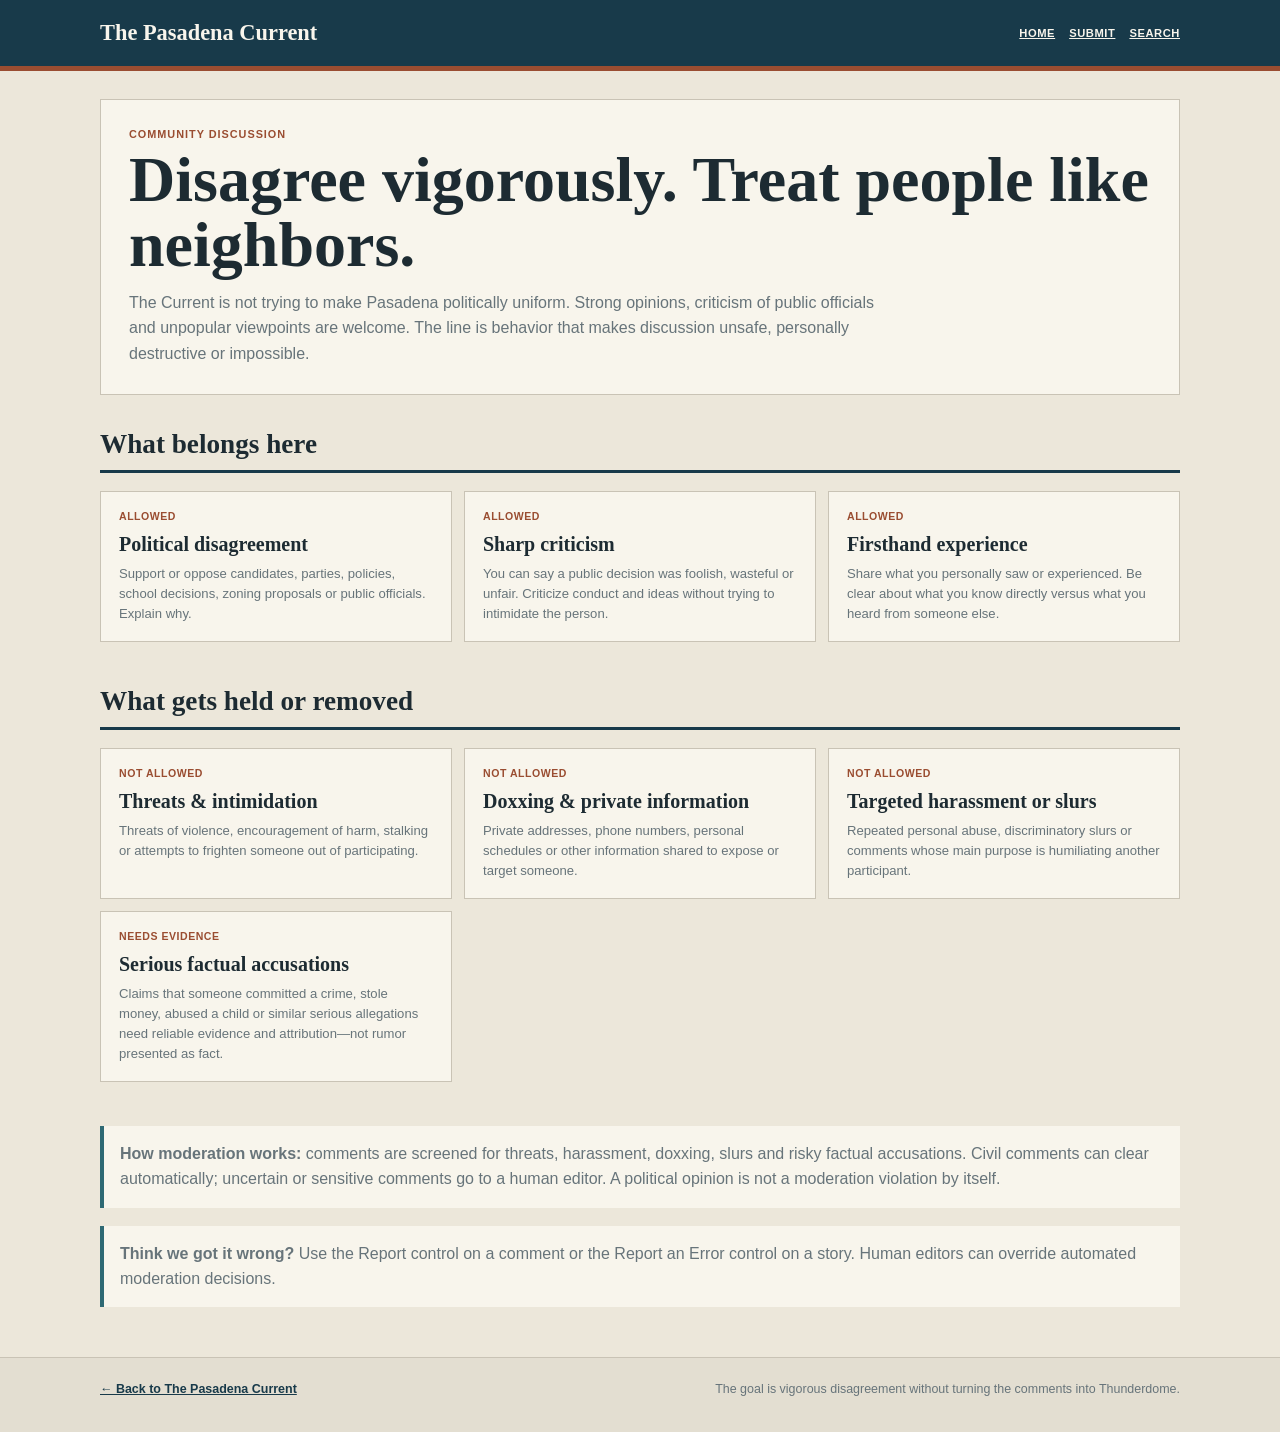
<file: public-site/community-rules/index.html>
<!doctype html>
<html lang="en">
<head>
  <meta charset="utf-8" />
  <meta name="viewport" content="width=device-width, initial-scale=1" />
  <meta name="description" content="Community discussion rules for The Pasadena Current." />
  <title>Community Rules — The Pasadena Current</title>
  <link rel="stylesheet" href="../section-page.css" />
</head>
<body>
  <header class="page-header"><div class="page-wrap page-header-inner"><a class="page-brand" href="../">The Pasadena Current</a><nav><a href="../">Home</a><a href="../submit/">Submit</a><a href="../search/">Search</a></nav></div></header>
  <main class="page-wrap">
    <section class="page-hero"><p class="eyebrow">Community discussion</p><h1>Disagree vigorously. Treat people like neighbors.</h1><p>The Current is not trying to make Pasadena politically uniform. Strong opinions, criticism of public officials and unpopular viewpoints are welcome. The line is behavior that makes discussion unsafe, personally destructive or impossible.</p></section>
    <section class="section-block"><div class="section-heading"><h2>What belongs here</h2></div><div class="card-grid">
      <article class="info-card"><div class="meta">Allowed</div><h3>Political disagreement</h3><p>Support or oppose candidates, parties, policies, school decisions, zoning proposals or public officials. Explain why.</p></article>
      <article class="info-card"><div class="meta">Allowed</div><h3>Sharp criticism</h3><p>You can say a public decision was foolish, wasteful or unfair. Criticize conduct and ideas without trying to intimidate the person.</p></article>
      <article class="info-card"><div class="meta">Allowed</div><h3>Firsthand experience</h3><p>Share what you personally saw or experienced. Be clear about what you know directly versus what you heard from someone else.</p></article>
    </div></section>
    <section class="section-block"><div class="section-heading"><h2>What gets held or removed</h2></div><div class="card-grid">
      <article class="info-card"><div class="meta">Not allowed</div><h3>Threats & intimidation</h3><p>Threats of violence, encouragement of harm, stalking or attempts to frighten someone out of participating.</p></article>
      <article class="info-card"><div class="meta">Not allowed</div><h3>Doxxing & private information</h3><p>Private addresses, phone numbers, personal schedules or other information shared to expose or target someone.</p></article>
      <article class="info-card"><div class="meta">Not allowed</div><h3>Targeted harassment or slurs</h3><p>Repeated personal abuse, discriminatory slurs or comments whose main purpose is humiliating another participant.</p></article>
      <article class="info-card"><div class="meta">Needs evidence</div><h3>Serious factual accusations</h3><p>Claims that someone committed a crime, stole money, abused a child or similar serious allegations need reliable evidence and attribution—not rumor presented as fact.</p></article>
    </div></section>
    <section class="notice-box"><strong>How moderation works:</strong> comments are screened for threats, harassment, doxxing, slurs and risky factual accusations. Civil comments can clear automatically; uncertain or sensitive comments go to a human editor. A political opinion is not a moderation violation by itself.</section>
    <section class="notice-box"><strong>Think we got it wrong?</strong> Use the Report control on a comment or the Report an Error control on a story. Human editors can override automated moderation decisions.</section>
  </main>
  <footer class="page-footer"><div class="page-wrap"><a href="../">← Back to The Pasadena Current</a><span>The goal is vigorous disagreement without turning the comments into Thunderdome.</span></div></footer>
</body>
</html>
</file>
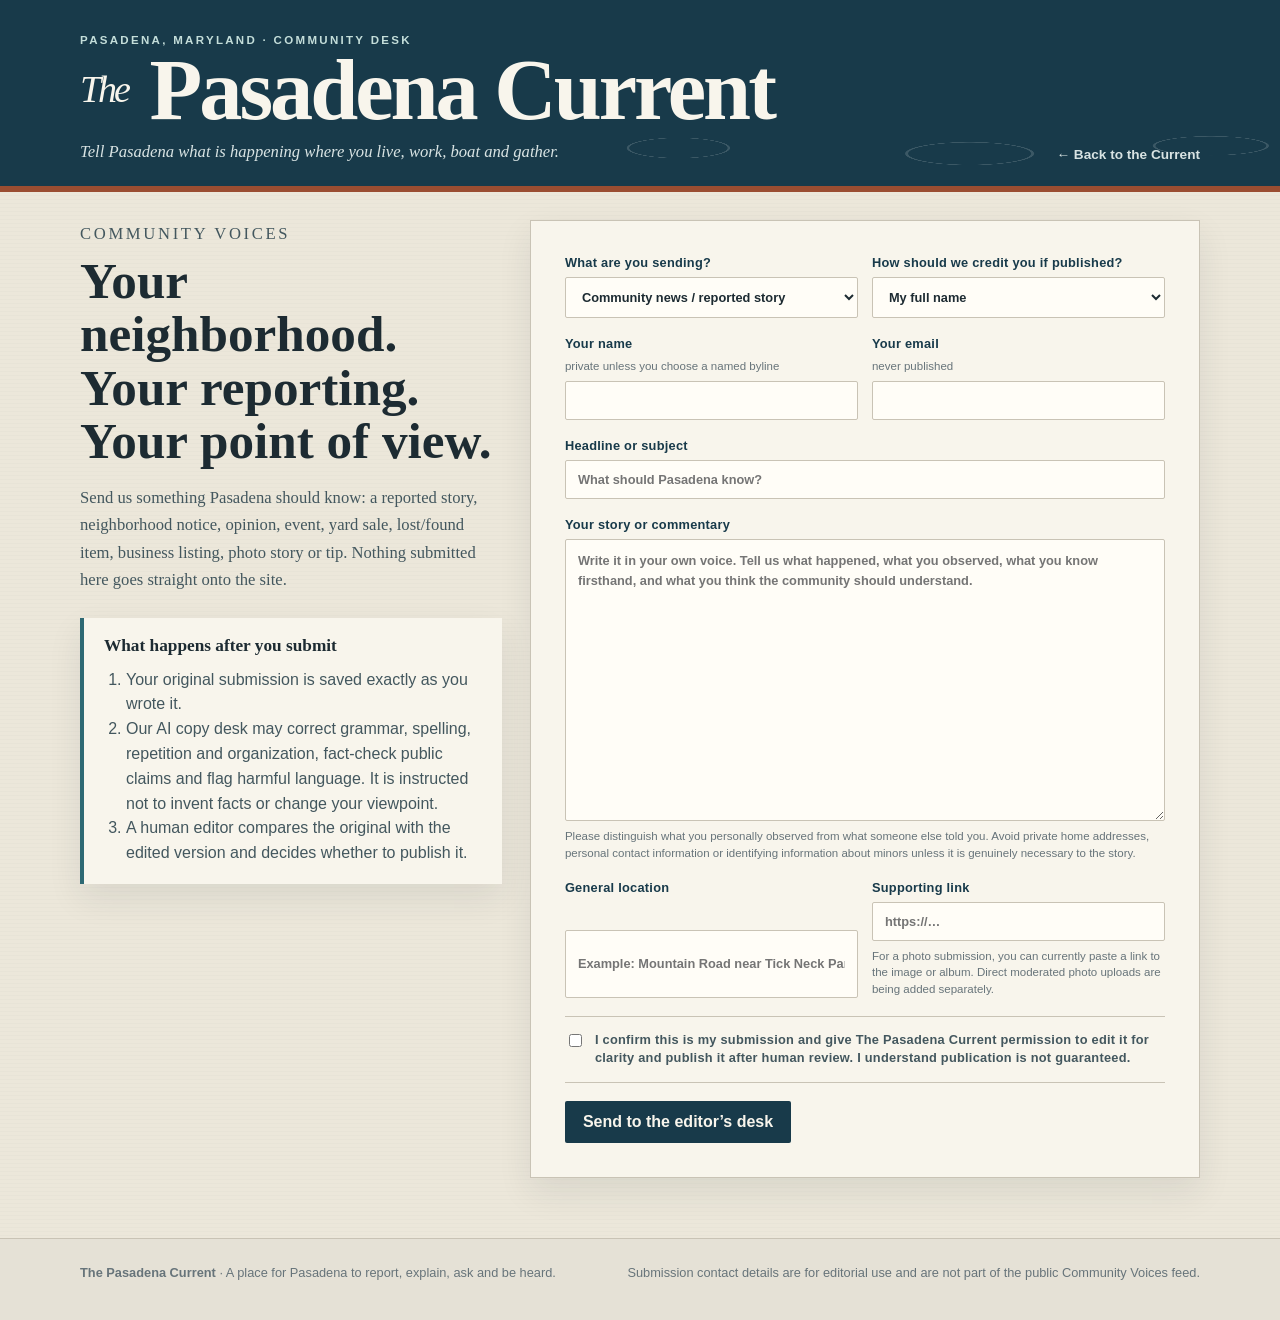
<file: public-site/submit/index.html>
<!doctype html>
<html lang="en">
<head>
  <meta charset="utf-8" />
  <meta name="viewport" content="width=device-width, initial-scale=1" />
  <meta name="description" content="Submit a community story, event, tip, photo, business listing or opinion to The Pasadena Current." />
  <meta http-equiv="Content-Security-Policy" content="default-src 'self'; script-src 'self'; connect-src https://eedpedkvymohcubdaoey.supabase.co; style-src 'self'; img-src 'self' data: https:; font-src 'self'; object-src 'none'; base-uri 'none'; form-action 'self'" />
  <title>Submit to The Pasadena Current</title>
  <link rel="stylesheet" href="../styles.css" />
  <link rel="stylesheet" href="./submit.css" />
</head>
<body>
  <header class="site-header submit-header"><div class="wrap header-inner"><div><p class="eyebrow">Pasadena, Maryland · Community desk</p><h1><span class="brand-the">The</span> Pasadena Current</h1><p class="tagline">Tell Pasadena what is happening where you live, work, boat and gather.</p></div><a class="header-link" href="../">← Back to the Current</a></div></header>
  <main class="wrap submit-wrap">
    <section class="submit-intro"><p class="section-label">Community Voices</p><h2>Your neighborhood. Your reporting. Your point of view.</h2><p>Send us something Pasadena should know: a reported story, neighborhood notice, opinion, event, yard sale, lost/found item, business listing, photo story or tip. Nothing submitted here goes straight onto the site.</p><div class="editorial-promise"><strong>What happens after you submit</strong><ol><li>Your original submission is saved exactly as you wrote it.</li><li>Our AI copy desk may correct grammar, spelling, repetition and organization, fact-check public claims and flag harmful language. It is instructed not to invent facts or change your viewpoint.</li><li>A human editor compares the original with the edited version and decides whether to publish it.</li></ol></div></section>
    <section class="submission-panel"><form id="submissionForm" class="submission-form">
      <div class="form-grid two-col"><label>What are you sending?<select id="submissionType" required><option value="news_report">Community news / reported story</option><option value="opinion">Opinion / commentary</option><option value="community_notice">Neighborhood notice</option><option value="event">Community event</option><option value="yard_sale">Yard sale</option><option value="lost_found">Lost & found</option><option value="business">Local business listing</option><option value="photo">Photo / photo story</option><option value="tip">Tip for the editor</option><option value="other">Other community item</option></select></label><label>How should we credit you if published?<select id="bylinePreference" required><option value="full_name">My full name</option><option value="first_name_last_initial">First name + last initial</option><option value="anonymous">Anonymous to readers</option></select></label></div>
      <div class="form-grid two-col"><label>Your name <span class="private-note">private unless you choose a named byline</span><input id="submitterName" type="text" maxlength="120" autocomplete="name" required /></label><label>Your email <span class="private-note">never published</span><input id="submitterEmail" type="email" maxlength="254" autocomplete="email" required /></label></div>
      <label>Headline or subject<input id="title" type="text" minlength="5" maxlength="180" placeholder="What should Pasadena know?" required /></label>
      <label>Your story or commentary<textarea id="description" rows="13" minlength="40" maxlength="8000" placeholder="Write it in your own voice. Tell us what happened, what you observed, what you know firsthand, and what you think the community should understand." required></textarea><span class="field-help">Please distinguish what you personally observed from what someone else told you. Avoid private home addresses, personal contact information or identifying information about minors unless it is genuinely necessary to the story.</span></label>
      <div class="form-grid two-col"><label>General location<input id="location" type="text" maxlength="240" placeholder="Example: Mountain Road near Tick Neck Park" /></label><label>Supporting link<input id="sourceUrl" type="url" maxlength="1000" placeholder="https://…" /><span class="field-help">For a photo submission, you can currently paste a link to the image or album. Direct moderated photo uploads are being added separately.</span></label></div>
      <div id="eventFields" class="form-grid two-col hidden"><label>Event starts<input id="startsAt" type="datetime-local" /></label><label>Event ends<input id="endsAt" type="datetime-local" /></label></div>
      <label class="honeypot" aria-hidden="true">Company<input id="company" type="text" tabindex="-1" autocomplete="off" /></label>
      <label class="consent-row"><input id="consent" type="checkbox" required /><span>I confirm this is my submission and give The Pasadena Current permission to edit it for clarity and publish it after human review. I understand publication is not guaranteed.</span></label>
      <div class="submit-actions"><button id="submitButton" class="submit-button" type="submit">Send to the editor’s desk</button><p id="formMessage" class="submit-message" aria-live="polite"></p></div>
    </form></section>
  </main>
  <footer class="site-footer"><div class="wrap footer-inner"><p><strong>The Pasadena Current</strong> · A place for Pasadena to report, explain, ask and be heard.</p><p>Submission contact details are for editorial use and are not part of the public Community Voices feed.</p></div></footer>
  <script type="module" src="./app.js"></script>
  <script type="module" src="./preselect.js"></script>
</body>
</html>
</file>
<file: public-site/section-page.css>
:root {
  font-family: Arial, Helvetica, sans-serif;
  color: #1d2b32;
  background: #ece7da;
  --ink: #1d2b32;
  --navy: #183a4a;
  --bay: #2e6973;
  --paper: #f8f5ec;
  --line: #c9c3b5;
  --muted: #67747a;
  --rust: #9a4d31;
  --success: #2d7650;
}
* { box-sizing: border-box; }
body { margin: 0; background: #ece7da; color: var(--ink); }
a { color: inherit; }
.hidden { display: none !important; }
.page-wrap { width: min(1080px, calc(100% - 28px)); margin: 0 auto; }
.page-header { color: var(--paper); background: var(--navy); border-bottom: 5px solid var(--rust); }
.page-header-inner { display: flex; justify-content: space-between; gap: 20px; align-items: center; padding: 20px 0; }
.page-brand { font: 700 1.4rem Georgia, serif; text-decoration: none; }
.page-header nav { display: flex; gap: 14px; font-size: .7rem; font-weight: 900; text-transform: uppercase; letter-spacing: .05em; }
.page-hero { margin: 28px 0 20px; padding: 28px; border: 1px solid var(--line); background: var(--paper); }
.eyebrow { margin: 0 0 7px; color: var(--rust); font-size: .68rem; font-weight: 900; text-transform: uppercase; letter-spacing: .09em; }
.page-hero h1 { margin: 0; font: 700 clamp(2rem, 6vw, 4rem)/1.02 Georgia, serif; }
.page-hero > p:not(.eyebrow) { max-width: 760px; margin: 12px 0 0; color: var(--muted); line-height: 1.6; }
.page-toolbar { display: flex; flex-wrap: wrap; gap: 8px; margin: 16px 0 22px; padding: 14px; border: 1px solid var(--line); background: var(--paper); }
.page-toolbar input, .page-toolbar select { min-width: 180px; flex: 1; padding: 10px 11px; border: 1px solid var(--line); background: #fffdf7; font: inherit; }
.page-toolbar button, .action-button { border: 0; background: var(--navy); color: white; padding: 10px 13px; font: inherit; font-weight: 900; cursor: pointer; text-decoration: none; }
.page-state { margin: 18px 0; padding: 18px; border: 1px solid var(--line); background: var(--paper); color: var(--muted); }
.card-grid { display: grid; grid-template-columns: repeat(3, 1fr); gap: 12px; margin: 18px 0 44px; }
.info-card { padding: 18px; border: 1px solid var(--line); background: var(--paper); }
.info-card .meta { color: var(--rust); font-size: .66rem; font-weight: 900; text-transform: uppercase; letter-spacing: .05em; }
.info-card h2, .info-card h3 { margin: 10px 0 8px; font: 700 1.25rem/1.2 Georgia, serif; }
.info-card p { margin: 0; color: var(--muted); line-height: 1.5; font-size: .82rem; }
.info-card .card-links { display: flex; flex-wrap: wrap; gap: 12px; margin-top: 16px; font-size: .75rem; font-weight: 900; color: var(--bay); }
.list-stack { display: grid; margin: 18px 0 44px; border-top: 1px solid var(--line); }
.list-item { display: grid; grid-template-columns: 120px 1fr auto; gap: 16px; align-items: start; padding: 18px 4px; border-bottom: 1px solid var(--line); }
.list-item time, .list-item .item-label { color: var(--rust); font-size: .7rem; font-weight: 900; text-transform: uppercase; }
.list-item h2, .list-item h3 { margin: 0 0 6px; font: 700 1.15rem/1.25 Georgia, serif; }
.list-item p { margin: 0; color: var(--muted); line-height: 1.45; font-size: .8rem; }
.list-item a { color: var(--bay); font-size: .76rem; font-weight: 900; }
.section-block { margin: 34px 0; }
.section-heading { display: flex; justify-content: space-between; gap: 18px; align-items: end; padding-bottom: 10px; border-bottom: 3px solid var(--navy); }
.section-heading h2 { margin: 0; font: 700 1.7rem Georgia, serif; }
.section-heading p { margin: 0; color: var(--muted); font-size: .75rem; }
.notice-box { margin: 18px 0; padding: 16px; border-left: 4px solid var(--bay); background: var(--paper); color: var(--muted); line-height: 1.55; }
.form-panel { display: grid; gap: 12px; max-width: 760px; margin: 20px 0 44px; padding: 20px; border: 1px solid var(--line); background: var(--paper); }
.form-panel label { display: grid; gap: 6px; color: var(--muted); font-size: .72rem; font-weight: 900; }
.form-panel input, .form-panel textarea, .form-panel select { width: 100%; padding: 10px 11px; border: 1px solid var(--line); background: #fffdf7; font: inherit; }
.checkbox-grid { display: grid; grid-template-columns: repeat(3, 1fr); gap: 8px; }
.checkbox-grid label { display: flex; gap: 8px; align-items: center; padding: 9px; border: 1px solid var(--line); background: #fffdf7; }
.checkbox-grid input { width: auto; }
.form-message { margin: 0; color: var(--muted); font-size: .78rem; }
.form-message[data-kind="success"] { color: var(--success); }
.form-message[data-kind="error"] { color: #a13d2d; }
.page-footer { margin-top: 50px; border-top: 1px solid var(--line); background: #e3ded1; }
.page-footer .page-wrap { display: flex; justify-content: space-between; gap: 20px; padding: 24px 0 36px; color: var(--muted); font-size: .78rem; }
.page-footer a { color: var(--navy); font-weight: 900; }
@media (max-width: 820px) { .card-grid { grid-template-columns: repeat(2, 1fr); } .checkbox-grid { grid-template-columns: repeat(2, 1fr); } }
@media (max-width: 600px) { .page-header nav { display: none; } .card-grid, .checkbox-grid { grid-template-columns: 1fr; } .list-item { grid-template-columns: 1fr; gap: 7px; } .page-footer .page-wrap { flex-direction: column; } }
</file>
<file: public-site/styles.css>
:root {
  font-family: Arial, Helvetica, sans-serif;
  color: #1d2b32;
  background: #efece3;
  --ink: #1d2b32;
  --navy: #183a4a;
  --bay: #2e6973;
  --sea-glass: #dce8e4;
  --paper: #f8f5ec;
  --paper-deep: #ece7da;
  --line: #c9c3b5;
  --muted: #67747a;
  --rust: #9a4d31;
  --shadow: 0 14px 32px rgba(29, 43, 50, .09);
}

* { box-sizing: border-box; }
body {
  margin: 0;
  min-height: 100vh;
  color: var(--ink);
  background:
    repeating-linear-gradient(0deg, rgba(24,58,74,.018) 0 1px, transparent 1px 4px),
    var(--paper-deep);
}
a { color: inherit; }
button { font: inherit; }
.hidden { display: none !important; }
.wrap { width: min(1120px, calc(100% - 32px)); margin: 0 auto; }

.site-header {
  position: relative;
  overflow: hidden;
  padding: 34px 0 30px;
  color: var(--paper);
  background: var(--navy);
  border-bottom: 6px solid var(--rust);
}
.site-header::after {
  content: "";
  position: absolute;
  inset: auto -5% 10px 40%;
  height: 56px;
  opacity: .15;
  background:
    radial-gradient(80px 16px at 20% 50%, transparent 61%, #fff 62% 64%, transparent 65%),
    radial-gradient(100px 18px at 55% 60%, transparent 61%, #fff 62% 64%, transparent 65%),
    radial-gradient(90px 15px at 84% 46%, transparent 61%, #fff 62% 64%, transparent 65%);
}
.header-inner { display: flex; justify-content: space-between; gap: 28px; align-items: flex-end; }
.eyebrow {
  margin: 0 0 6px;
  text-transform: uppercase;
  letter-spacing: .2em;
  font-size: .72rem;
  font-weight: 800;
  color: #c4deda;
}
h1 {
  margin: 0;
  font-family: Georgia, "Times New Roman", serif;
  font-weight: 700;
  font-size: clamp(2.6rem, 7vw, 5.4rem);
  line-height: .9;
  letter-spacing: -.035em;
}
.brand-the { font-size: .44em; font-style: italic; font-weight: 400; vertical-align: .45em; margin-right: .08em; }
.tagline { margin: 12px 0 0; max-width: 670px; color: #d8e3e3; font-family: Georgia, serif; font-style: italic; font-size: 1.04rem; }
.edition-meta { display: grid; justify-items: end; gap: 9px; flex-shrink: 0; font-size: .82rem; }
.reviewed-badge { border: 1px solid rgba(255,255,255,.45); border-radius: 999px; padding: 6px 10px; text-transform: uppercase; letter-spacing: .08em; font-weight: 800; font-size: .66rem; }

.intro-strip {
  margin: 24px 0;
  padding: 14px 0 16px;
  border-top: 1px solid var(--line);
  border-bottom: 1px solid var(--line);
  display: flex;
  justify-content: space-between;
  align-items: center;
  gap: 24px;
  font-family: Georgia, serif;
}
.intro-strip p { margin: 0; max-width: 780px; line-height: 1.55; }
.story-count { flex-shrink: 0; color: var(--bay); font-family: Arial, sans-serif; font-size: .76rem; text-transform: uppercase; letter-spacing: .08em; font-weight: 800; }

.state-card { margin: 34px 0; padding: 24px; border: 1px solid var(--line); background: var(--paper); box-shadow: var(--shadow); }
.state-card.error { border-left: 5px solid var(--rust); }
.section-label { margin: 0 0 7px; color: var(--rust); text-transform: uppercase; letter-spacing: .16em; font-size: .72rem; font-weight: 900; }

.featured-section { margin: 26px 0 44px; }
.featured-card {
  position: relative;
  padding: clamp(24px, 5vw, 50px);
  border: 1px solid #bfc3ba;
  background: var(--paper);
  box-shadow: var(--shadow);
}
.featured-card::before {
  content: "MAGOTHY • BAY • 21122";
  position: absolute;
  right: 24px;
  top: 18px;
  color: rgba(24,58,74,.11);
  font-size: clamp(1rem, 3vw, 2.1rem);
  letter-spacing: .13em;
  font-weight: 900;
}
.featured-card h2 { position: relative; margin: 18px 0 14px; max-width: 880px; font-family: Georgia, serif; font-size: clamp(2rem, 5vw, 3.9rem); line-height: 1.04; letter-spacing: -.025em; }
.featured-summary { position: relative; max-width: 780px; font: 1.12rem/1.7 Georgia, serif; color: #344850; }

.card-topline { display: flex; justify-content: space-between; gap: 14px; align-items: center; }
.category { color: var(--rust); text-transform: uppercase; letter-spacing: .12em; font-size: .7rem; font-weight: 900; }
.local-score { color: var(--bay); font-size: .72rem; font-weight: 800; text-transform: uppercase; letter-spacing: .04em; }
.story-meta { color: var(--muted); font-size: .78rem; }
.read-source, .utility-link { display: inline-block; margin-top: 18px; color: var(--bay); font-weight: 900; font-size: .83rem; text-decoration-thickness: 1px; text-underline-offset: 3px; }

.latest-section { margin-bottom: 60px; }
.section-heading { display: flex; justify-content: space-between; align-items: end; gap: 20px; border-bottom: 3px solid var(--navy); padding-bottom: 12px; margin-bottom: 20px; }
.section-heading h2 { margin: 0; font-family: Georgia, serif; font-size: clamp(1.7rem, 3vw, 2.5rem); }
.compact-heading { margin-bottom: 14px; }
.source-note { margin: 0; color: var(--muted); font-size: .74rem; }
.category-filters { display: flex; flex-wrap: wrap; gap: 6px; justify-content: flex-end; }
.filter-chip { border: 1px solid var(--line); background: var(--paper); color: var(--muted); padding: 7px 10px; border-radius: 3px; cursor: pointer; font-size: .72rem; font-weight: 800; }
.filter-chip[data-active="true"] { color: var(--paper); background: var(--navy); border-color: var(--navy); }

.story-grid { display: grid; grid-template-columns: repeat(3, 1fr); gap: 16px; }
.story-card { display: flex; flex-direction: column; min-height: 310px; padding: 22px; background: var(--paper); border: 1px solid var(--line); box-shadow: 0 8px 18px rgba(29,43,50,.045); }
.story-card h3 { margin: 20px 0 12px; font-family: Georgia, serif; font-size: 1.45rem; line-height: 1.18; }
.story-card .summary { margin: 0 0 16px; color: #43575e; line-height: 1.58; }
.story-card .story-meta { margin-top: auto; padding-top: 14px; border-top: 1px solid var(--line); }

.utility-section { margin: 34px 0 46px; }
.traffic-list { display: grid; gap: 0; border-top: 1px solid var(--line); border-bottom: 1px solid var(--line); background: rgba(248,245,236,.48); }
.traffic-item { position: relative; display: grid; grid-template-columns: 120px minmax(0, 1fr) auto; gap: 10px 18px; align-items: baseline; padding: 16px 4px; border-bottom: 1px solid var(--line); }
.traffic-item:last-child { border-bottom: 0; }
.traffic-item h3 { margin: 0; font: 700 1.05rem/1.3 Georgia, serif; }
.road-marker { align-self: start; width: fit-content; border: 1px solid var(--bay); color: var(--bay); padding: 4px 7px; font-size: .65rem; font-weight: 900; text-transform: uppercase; letter-spacing: .07em; }
.road-marker.alert { border-color: var(--rust); color: var(--rust); background: rgba(154,77,49,.06); }
.traffic-details { margin: 0; color: var(--muted); font-size: .76rem; white-space: nowrap; }
.traffic-alert-text { grid-column: 2 / -1; margin: -2px 0 0; color: #43575e; font-size: .82rem; line-height: 1.45; }
.traffic-item .utility-link { grid-column: 2; margin-top: 2px; font-size: .75rem; }

.events-section { margin-top: 54px; }
.event-grid { display: grid; grid-template-columns: repeat(4, 1fr); gap: 12px; }
.event-card { min-height: 190px; display: flex; flex-direction: column; padding: 18px; border: 1px solid var(--line); background: var(--paper); }
.event-date { margin: 0 0 12px; color: var(--rust); font-size: .72rem; font-weight: 900; text-transform: uppercase; letter-spacing: .06em; }
.event-card h3 { margin: 0 0 10px; font: 700 1.18rem/1.22 Georgia, serif; }
.event-venue { margin: 0; color: var(--muted); font-size: .8rem; }
.event-card .utility-link { margin-top: auto; padding-top: 16px; }

.site-footer { border-top: 1px solid var(--line); padding: 26px 0 40px; color: var(--muted); background: #e5e1d6; }
.footer-inner { display: flex; justify-content: space-between; gap: 30px; font-size: .8rem; }
.footer-inner p { margin: 0; max-width: 600px; }
.editor-link { font-weight: 800; color: var(--navy); }

@media (max-width: 860px) {
  .header-inner, .section-heading, .intro-strip, .footer-inner { align-items: flex-start; flex-direction: column; }
  .edition-meta { justify-items: start; }
  .category-filters { justify-content: flex-start; }
  .story-grid { grid-template-columns: repeat(2, 1fr); }
  .event-grid { grid-template-columns: repeat(2, 1fr); }
  .traffic-item { grid-template-columns: 110px minmax(0, 1fr); }
  .traffic-details { grid-column: 2; white-space: normal; }
  .traffic-alert-text { grid-column: 2; }
}
@media (max-width: 580px) {
  .wrap { width: min(100% - 20px, 1120px); }
  .site-header { padding-top: 26px; }
  .story-grid, .event-grid { grid-template-columns: 1fr; }
  .featured-card { padding: 22px; }
  .featured-card::before { display: none; }
  .traffic-item { grid-template-columns: 1fr; gap: 8px; padding: 16px 0; }
  .traffic-details, .traffic-alert-text, .traffic-item .utility-link { grid-column: 1; }
}
</file>
<file: public-site/submit/submit.css>
.submit-header { padding-bottom: 24px; }
.header-link { color: #d8e3e3; font-weight: 800; text-decoration: none; font-size: .85rem; }
.header-link:hover { text-decoration: underline; }
.submit-wrap { display: grid; grid-template-columns: .85fr 1.35fr; gap: 28px; padding-top: 28px; padding-bottom: 60px; }
.submit-intro h2 { margin: 0 0 14px; font-family: Georgia, "Times New Roman", serif; font-size: clamp(2rem, 4vw, 3.2rem); line-height: 1.04; }
.submit-intro > p { color: #43575e; font: 1.04rem/1.65 Georgia, serif; }
.editorial-promise { margin-top: 24px; padding: 18px 20px; border-left: 4px solid var(--bay); background: var(--paper); box-shadow: var(--shadow); }
.editorial-promise strong { font-family: Georgia, serif; font-size: 1.08rem; }
.editorial-promise ol { margin: 12px 0 0; padding-left: 22px; color: #43575e; line-height: 1.55; }
.submission-panel { background: var(--paper); border: 1px solid var(--line); box-shadow: var(--shadow); padding: clamp(20px, 4vw, 34px); }
.submission-form { display: grid; gap: 18px; }
.form-grid { display: grid; gap: 14px; }
.form-grid.two-col { grid-template-columns: 1fr 1fr; }
.submission-form label { display: grid; gap: 7px; font-size: .8rem; font-weight: 800; letter-spacing: .02em; color: var(--navy); }
.submission-form input,
.submission-form textarea,
.submission-form select { width: 100%; border: 1px solid var(--line); border-radius: 2px; background: #fffdf7; color: var(--ink); padding: 11px 12px; font: inherit; outline: none; }
.submission-form input:focus,
.submission-form textarea:focus,
.submission-form select:focus { border-color: var(--bay); box-shadow: 0 0 0 3px rgba(46,105,115,.12); }
.submission-form textarea { resize: vertical; min-height: 160px; line-height: 1.55; }
.private-note, .field-help { color: var(--muted); font-size: .72rem; font-weight: 500; letter-spacing: 0; line-height: 1.45; }
.consent-row { grid-template-columns: auto 1fr !important; align-items: start; gap: 10px !important; padding: 14px 0; border-top: 1px solid var(--line); border-bottom: 1px solid var(--line); color: #43575e !important; font-weight: 600 !important; line-height: 1.45; }
.consent-row input { width: auto; margin-top: 3px; }
.submit-actions { display: flex; align-items: center; gap: 16px; flex-wrap: wrap; }
.submit-button { border: 0; border-radius: 2px; padding: 12px 18px; background: var(--navy); color: var(--paper); font-weight: 900; cursor: pointer; }
.submit-button:hover { background: var(--bay); }
.submit-button:disabled { cursor: not-allowed; opacity: .6; }
.submit-message { margin: 0; color: var(--muted); font-size: .82rem; flex: 1; min-width: 220px; }
.submit-message[data-kind="error"] { color: #8b3528; }
.submit-message[data-kind="success"] { color: #2e6752; }
.honeypot { position: absolute !important; left: -9999px !important; width: 1px !important; height: 1px !important; overflow: hidden !important; }
@media (max-width: 860px) {
  .submit-wrap { grid-template-columns: 1fr; }
}
@media (max-width: 600px) {
  .form-grid.two-col { grid-template-columns: 1fr; }
  .submission-panel { padding: 18px; }
}
</file>
